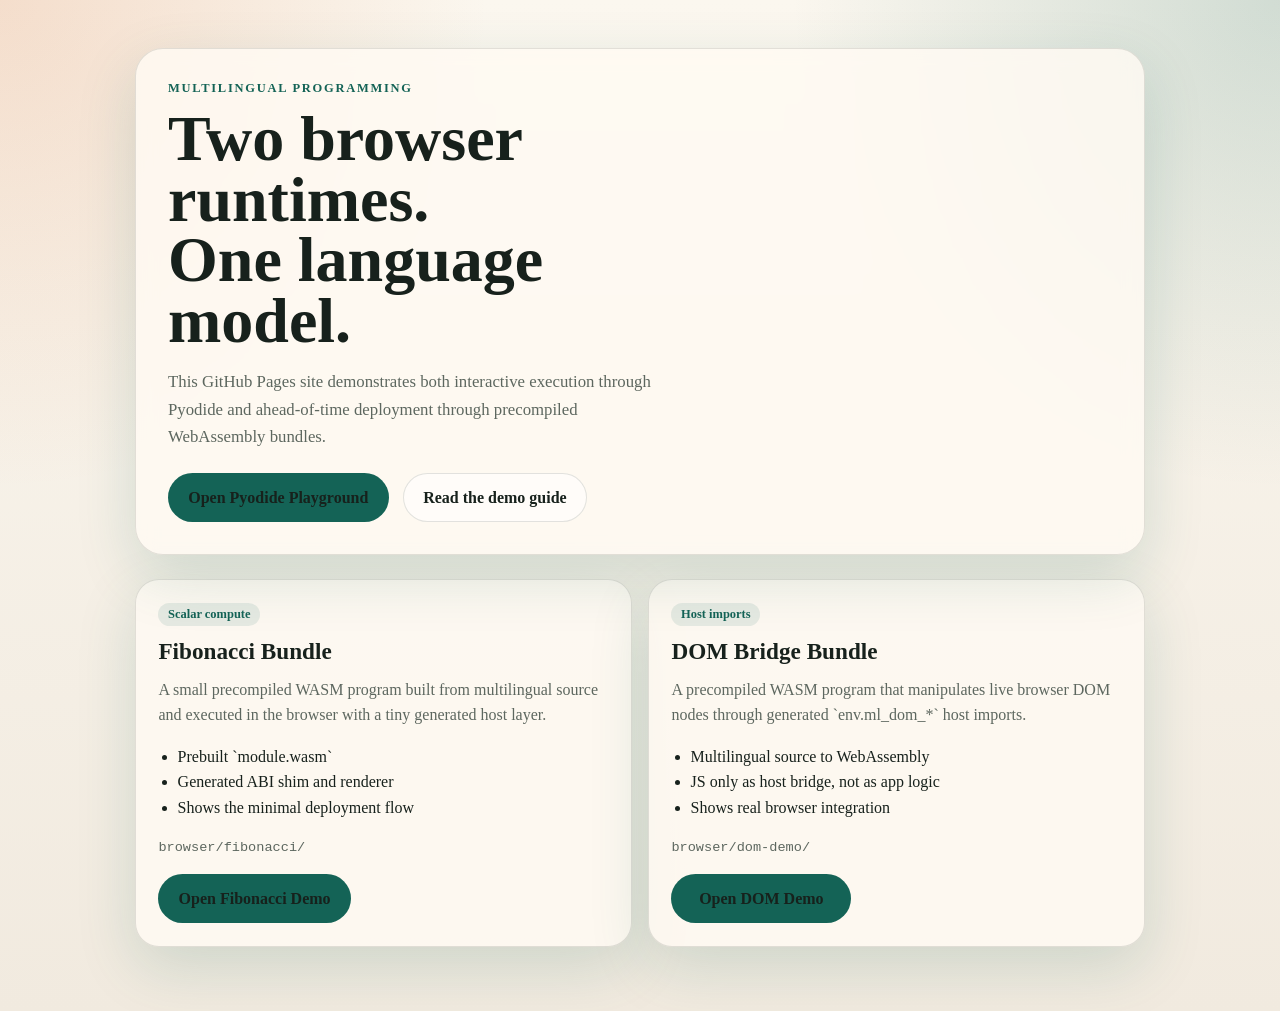
<file: docs/browser/index.html>
<!DOCTYPE html>
<html lang="en">
<head>
  <meta charset="UTF-8" />
  <meta name="viewport" content="width=device-width, initial-scale=1.0" />
  <title>Multilingual Browser Demos</title>
  <style>
    :root {
      --bg: #f7f3ea;
      --ink: #17211c;
      --muted: #5d675f;
      --panel: rgba(255, 251, 243, 0.82);
      --line: rgba(23, 33, 28, 0.12);
      --accent: #146356;
      --accent-2: #d66b2d;
      --shadow: 0 20px 60px rgba(20, 99, 86, 0.16);
    }

    * { box-sizing: border-box; }

    body {
      margin: 0;
      font-family: Georgia, "Times New Roman", serif;
      color: var(--ink);
      background:
        radial-gradient(circle at top left, rgba(214, 107, 45, 0.18), transparent 30%),
        radial-gradient(circle at top right, rgba(20, 99, 86, 0.18), transparent 30%),
        linear-gradient(180deg, #fbf7ef 0%, #f1eadf 100%);
      min-height: 100vh;
    }

    .shell {
      max-width: 1050px;
      margin: 0 auto;
      padding: 3rem 1.25rem 4rem;
    }

    .hero {
      background: var(--panel);
      border: 1px solid var(--line);
      border-radius: 28px;
      box-shadow: var(--shadow);
      padding: 2rem;
      backdrop-filter: blur(10px);
    }

    .eyebrow {
      font-size: 0.78rem;
      text-transform: uppercase;
      letter-spacing: 0.14em;
      color: var(--accent);
      margin: 0 0 0.8rem;
      font-weight: 700;
    }

    h1 {
      font-size: clamp(2.2rem, 5vw, 4.4rem);
      line-height: 0.95;
      margin: 0;
      max-width: 12ch;
    }

    .lead {
      max-width: 60ch;
      color: var(--muted);
      font-size: 1.05rem;
      line-height: 1.65;
      margin-top: 1rem;
    }

    .links {
      display: flex;
      gap: 0.9rem;
      flex-wrap: wrap;
      margin-top: 1.4rem;
    }

    .links a,
    .card a {
      text-decoration: none;
      color: inherit;
    }

    .button {
      display: inline-flex;
      align-items: center;
      justify-content: center;
      min-width: 180px;
      padding: 0.9rem 1.2rem;
      border-radius: 999px;
      border: 1px solid transparent;
      font-weight: 700;
    }

    .button--solid {
      background: var(--accent);
      color: #fff;
    }

    .button--ghost {
      border-color: var(--line);
      background: rgba(255, 255, 255, 0.55);
    }

    .grid {
      display: grid;
      grid-template-columns: repeat(auto-fit, minmax(280px, 1fr));
      gap: 1rem;
      margin-top: 1.5rem;
    }

    .card {
      background: var(--panel);
      border: 1px solid var(--line);
      border-radius: 24px;
      padding: 1.4rem;
      box-shadow: var(--shadow);
    }

    .card .tag {
      display: inline-block;
      padding: 0.25rem 0.6rem;
      border-radius: 999px;
      background: rgba(20, 99, 86, 0.1);
      color: var(--accent);
      font-size: 0.78rem;
      font-weight: 700;
      margin-bottom: 0.8rem;
    }

    .card h2 {
      margin: 0 0 0.7rem;
      font-size: 1.45rem;
    }

    .card p {
      margin: 0 0 1rem;
      color: var(--muted);
      line-height: 1.6;
    }

    .card ul {
      margin: 0 0 1rem;
      padding-left: 1.2rem;
      color: var(--ink);
      line-height: 1.6;
    }

    .route {
      font-family: "Courier New", monospace;
      color: var(--accent-2);
      font-size: 0.85rem;
    }

    @media (max-width: 640px) {
      .hero {
        padding: 1.4rem;
      }
    }
  </style>
</head>
<body>
  <main class="shell">
    <section class="hero">
      <p class="eyebrow">Multilingual Programming</p>
      <h1>Two browser runtimes. One language model.</h1>
      <p class="lead">
        This GitHub Pages site demonstrates both interactive execution through Pyodide
        and ahead-of-time deployment through precompiled WebAssembly bundles.
      </p>
      <div class="links">
        <a class="button button--solid" href="../playground.html">Open Pyodide Playground</a>
        <a class="button button--ghost" href="../demos/">Read the demo guide</a>
      </div>
    </section>

    <section class="grid">
      <article class="card">
        <span class="tag">Scalar compute</span>
        <h2>Fibonacci Bundle</h2>
        <p>
          A small precompiled WASM program built from multilingual source and executed
          in the browser with a tiny generated host layer.
        </p>
        <ul>
          <li>Prebuilt `module.wasm`</li>
          <li>Generated ABI shim and renderer</li>
          <li>Shows the minimal deployment flow</li>
        </ul>
        <p class="route">browser/fibonacci/</p>
        <a class="button button--solid" href="./fibonacci/">Open Fibonacci Demo</a>
      </article>

      <article class="card">
        <span class="tag">Host imports</span>
        <h2>DOM Bridge Bundle</h2>
        <p>
          A precompiled WASM program that manipulates live browser DOM nodes through
          generated `env.ml_dom_*` host imports.
        </p>
        <ul>
          <li>Multilingual source to WebAssembly</li>
          <li>JS only as host bridge, not as app logic</li>
          <li>Shows real browser integration</li>
        </ul>
        <p class="route">browser/dom-demo/</p>
        <a class="button button--solid" href="./dom-demo/">Open DOM Demo</a>
      </article>
    </section>
  </main>
</body>
</html>
</file>
